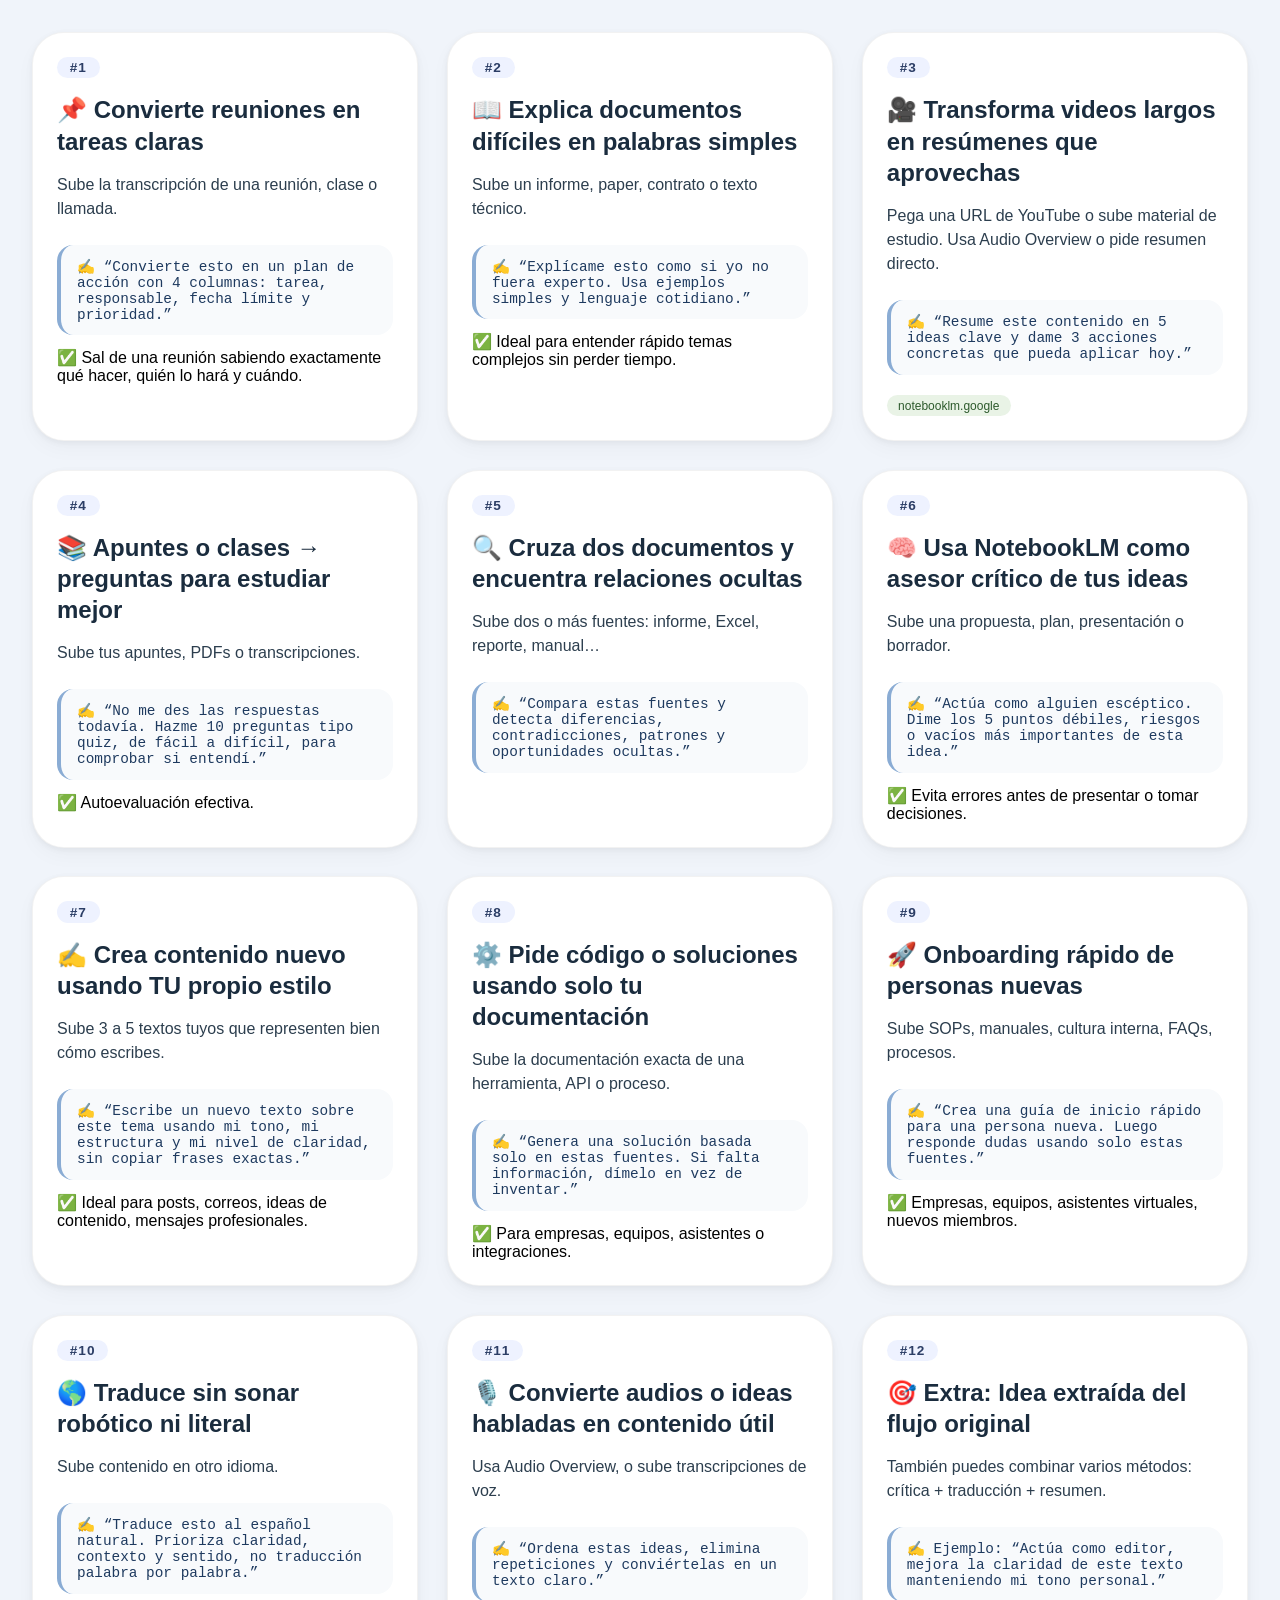
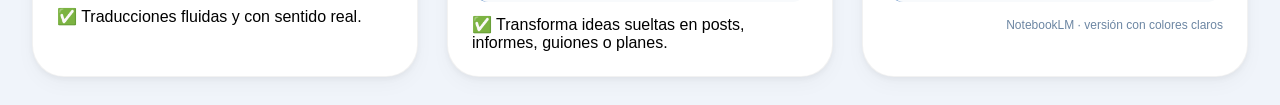
<file: notebooklm-tips.html>
<!DOCTYPE html>
<html lang="es">
<head>
    <meta charset="UTF-8">
    <meta name="viewport" content="width=device-width, initial-scale=1.0">
    <title>NotebookLM Tips - Colores claros</title>
    <style>
        * {
            margin: 0;
            padding: 0;
            box-sizing: border-box;
        }

        body {
            background: #f0f4fa;
            font-family: 'Segoe UI', Roboto, 'Helvetica Neue', sans-serif;
            padding: 2rem;
        }

        .grid {
            display: grid;
            grid-template-columns: repeat(auto-fill, minmax(340px, 1fr));
            gap: 1.8rem;
            max-width: 1400px;
            margin: 0 auto;
        }

        .card {
            background: white;
            border-radius: 2rem;
            padding: 1.5rem;
            box-shadow: 0 8px 20px rgba(0, 0, 0, 0.03), 0 2px 6px rgba(0, 0, 0, 0.05);
            transition: transform 0.2s ease;
            border: 1px solid rgba(0, 0, 0, 0.05);
        }

        .card:hover {
            transform: translateY(-4px);
            background: #ffffff;
            box-shadow: 0 20px 30px -12px rgba(0, 0, 0, 0.08);
        }

        .numero {
            font-size: 0.85rem;
            font-weight: 600;
            letter-spacing: 1px;
            background: #eef2ff;
            display: inline-block;
            padding: 0.2rem 0.8rem;
            border-radius: 40px;
            color: #2c3e66;
            margin-bottom: 1rem;
        }

        h2 {
            font-size: 1.5rem;
            font-weight: 600;
            margin-bottom: 1rem;
            color: #1a2c3e;
            line-height: 1.3;
        }

        .contenido {
            color: #2c3e4e;
            font-size: 1rem;
            line-height: 1.5;
            margin-bottom: 1.5rem;
        }

        .prompt {
            background: #f8fafc;
            border-left: 4px solid #8aacd4;
            padding: 0.8rem 1rem;
            border-radius: 1rem;
            font-family: monospace;
            font-size: 0.9rem;
            color: #1e3a5f;
            margin: 0.8rem 0;
        }

        .badge {
            display: inline-block;
            background: #e9f3e6;
            color: #2d5a2c;
            font-size: 0.75rem;
            padding: 0.2rem 0.7rem;
            border-radius: 30px;
            margin-top: 0.5rem;
        }

        hr {
            margin: 1rem 0;
            border: 0;
            height: 1px;
            background: #e2e8f0;
        }

        .footer-note {
            font-size: 0.75rem;
            color: #6c86a3;
            margin-top: 1rem;
            text-align: right;
        }
    </style>
</head>
<body>
<div class="grid">
    <!-- 1 -->
    <div class="card">
        <div class="numero">#1</div>
        <h2>📌 Convierte reuniones en tareas claras</h2>
        <div class="contenido">
            Sube la transcripción de una reunión, clase o llamada.
        </div>
        <div class="prompt">
            ✍️ “Convierte esto en un plan de acción con 4 columnas: tarea, responsable, fecha límite y prioridad.”
        </div>
        <div>✅ Sal de una reunión sabiendo exactamente qué hacer, quién lo hará y cuándo.</div>
    </div>

    <!-- 2 -->
    <div class="card">
        <div class="numero">#2</div>
        <h2>📖 Explica documentos difíciles en palabras simples</h2>
        <div class="contenido">
            Sube un informe, paper, contrato o texto técnico.
        </div>
        <div class="prompt">
            ✍️ “Explícame esto como si yo no fuera experto. Usa ejemplos simples y lenguaje cotidiano.”
        </div>
        <div>✅ Ideal para entender rápido temas complejos sin perder tiempo.</div>
    </div>

    <!-- 3 -->
    <div class="card">
        <div class="numero">#3</div>
        <h2>🎥 Transforma videos largos en resúmenes que aprovechas</h2>
        <div class="contenido">
            Pega una URL de YouTube o sube material de estudio. Usa Audio Overview o pide resumen directo.
        </div>
        <div class="prompt">
            ✍️ “Resume este contenido en 5 ideas clave y dame 3 acciones concretas que pueda aplicar hoy.”
        </div>
        <div class="badge">notebooklm.google</div>
    </div>

    <!-- 4 -->
    <div class="card">
        <div class="numero">#4</div>
        <h2>📚 Apuntes o clases → preguntas para estudiar mejor</h2>
        <div class="contenido">
            Sube tus apuntes, PDFs o transcripciones.
        </div>
        <div class="prompt">
            ✍️ “No me des las respuestas todavía. Hazme 10 preguntas tipo quiz, de fácil a difícil, para comprobar si entendí.”
        </div>
        <div>✅ Autoevaluación efectiva.</div>
    </div>

    <!-- 5 -->
    <div class="card">
        <div class="numero">#5</div>
        <h2>🔍 Cruza dos documentos y encuentra relaciones ocultas</h2>
        <div class="contenido">
            Sube dos o más fuentes: informe, Excel, reporte, manual…
        </div>
        <div class="prompt">
            ✍️ “Compara estas fuentes y detecta diferencias, contradicciones, patrones y oportunidades ocultas.”
        </div>
    </div>

    <!-- 6 -->
    <div class="card">
        <div class="numero">#6</div>
        <h2>🧠 Usa NotebookLM como asesor crítico de tus ideas</h2>
        <div class="contenido">
            Sube una propuesta, plan, presentación o borrador.
        </div>
        <div class="prompt">
            ✍️ “Actúa como alguien escéptico. Dime los 5 puntos débiles, riesgos o vacíos más importantes de esta idea.”
        </div>
        <div>✅ Evita errores antes de presentar o tomar decisiones.</div>
    </div>

    <!-- 7 -->
    <div class="card">
        <div class="numero">#7</div>
        <h2>✍️ Crea contenido nuevo usando TU propio estilo</h2>
        <div class="contenido">
            Sube 3 a 5 textos tuyos que representen bien cómo escribes.
        </div>
        <div class="prompt">
            ✍️ “Escribe un nuevo texto sobre este tema usando mi tono, mi estructura y mi nivel de claridad, sin copiar frases exactas.”
        </div>
        <div>✅ Ideal para posts, correos, ideas de contenido, mensajes profesionales.</div>
    </div>

    <!-- 8 -->
    <div class="card">
        <div class="numero">#8</div>
        <h2>⚙️ Pide código o soluciones usando solo tu documentación</h2>
        <div class="contenido">
            Sube la documentación exacta de una herramienta, API o proceso.
        </div>
        <div class="prompt">
            ✍️ “Genera una solución basada solo en estas fuentes. Si falta información, dímelo en vez de inventar.”
        </div>
        <div>✅ Para empresas, equipos, asistentes o integraciones.</div>
    </div>

    <!-- 9 -->
    <div class="card">
        <div class="numero">#9</div>
        <h2>🚀 Onboarding rápido de personas nuevas</h2>
        <div class="contenido">
            Sube SOPs, manuales, cultura interna, FAQs, procesos.
        </div>
        <div class="prompt">
            ✍️ “Crea una guía de inicio rápido para una persona nueva. Luego responde dudas usando solo estas fuentes.”
        </div>
        <div>✅ Empresas, equipos, asistentes virtuales, nuevos miembros.</div>
    </div>

    <!-- 10 -->
    <div class="card">
        <div class="numero">#10</div>
        <h2>🌎 Traduce sin sonar robótico ni literal</h2>
        <div class="contenido">
            Sube contenido en otro idioma.
        </div>
        <div class="prompt">
            ✍️ “Traduce esto al español natural. Prioriza claridad, contexto y sentido, no traducción palabra por palabra.”
        </div>
        <div>✅ Traducciones fluidas y con sentido real.</div>
    </div>

    <!-- 11 -->
    <div class="card">
        <div class="numero">#11</div>
        <h2>🎙️ Convierte audios o ideas habladas en contenido útil</h2>
        <div class="contenido">
            Usa Audio Overview, o sube transcripciones de voz.
        </div>
        <div class="prompt">
            ✍️ “Ordena estas ideas, elimina repeticiones y conviértelas en un texto claro.”
        </div>
        <div>✅ Transforma ideas sueltas en posts, informes, guiones o planes.</div>
    </div>

    <!-- 12 -->
    <div class="card">
        <div class="numero">#12</div>
        <h2>🎯 Extra: Idea extraída del flujo original</h2>
        <div class="contenido">
            También puedes combinar varios métodos: crítica + traducción + resumen.
        </div>
        <div class="prompt">
            ✍️ Ejemplo: “Actúa como editor, mejora la claridad de este texto manteniendo mi tono personal.”
        </div>
        <div class="footer-note">NotebookLM · versión con colores claros</div>
    </div>
</div>
</body>
</html>
</file>
